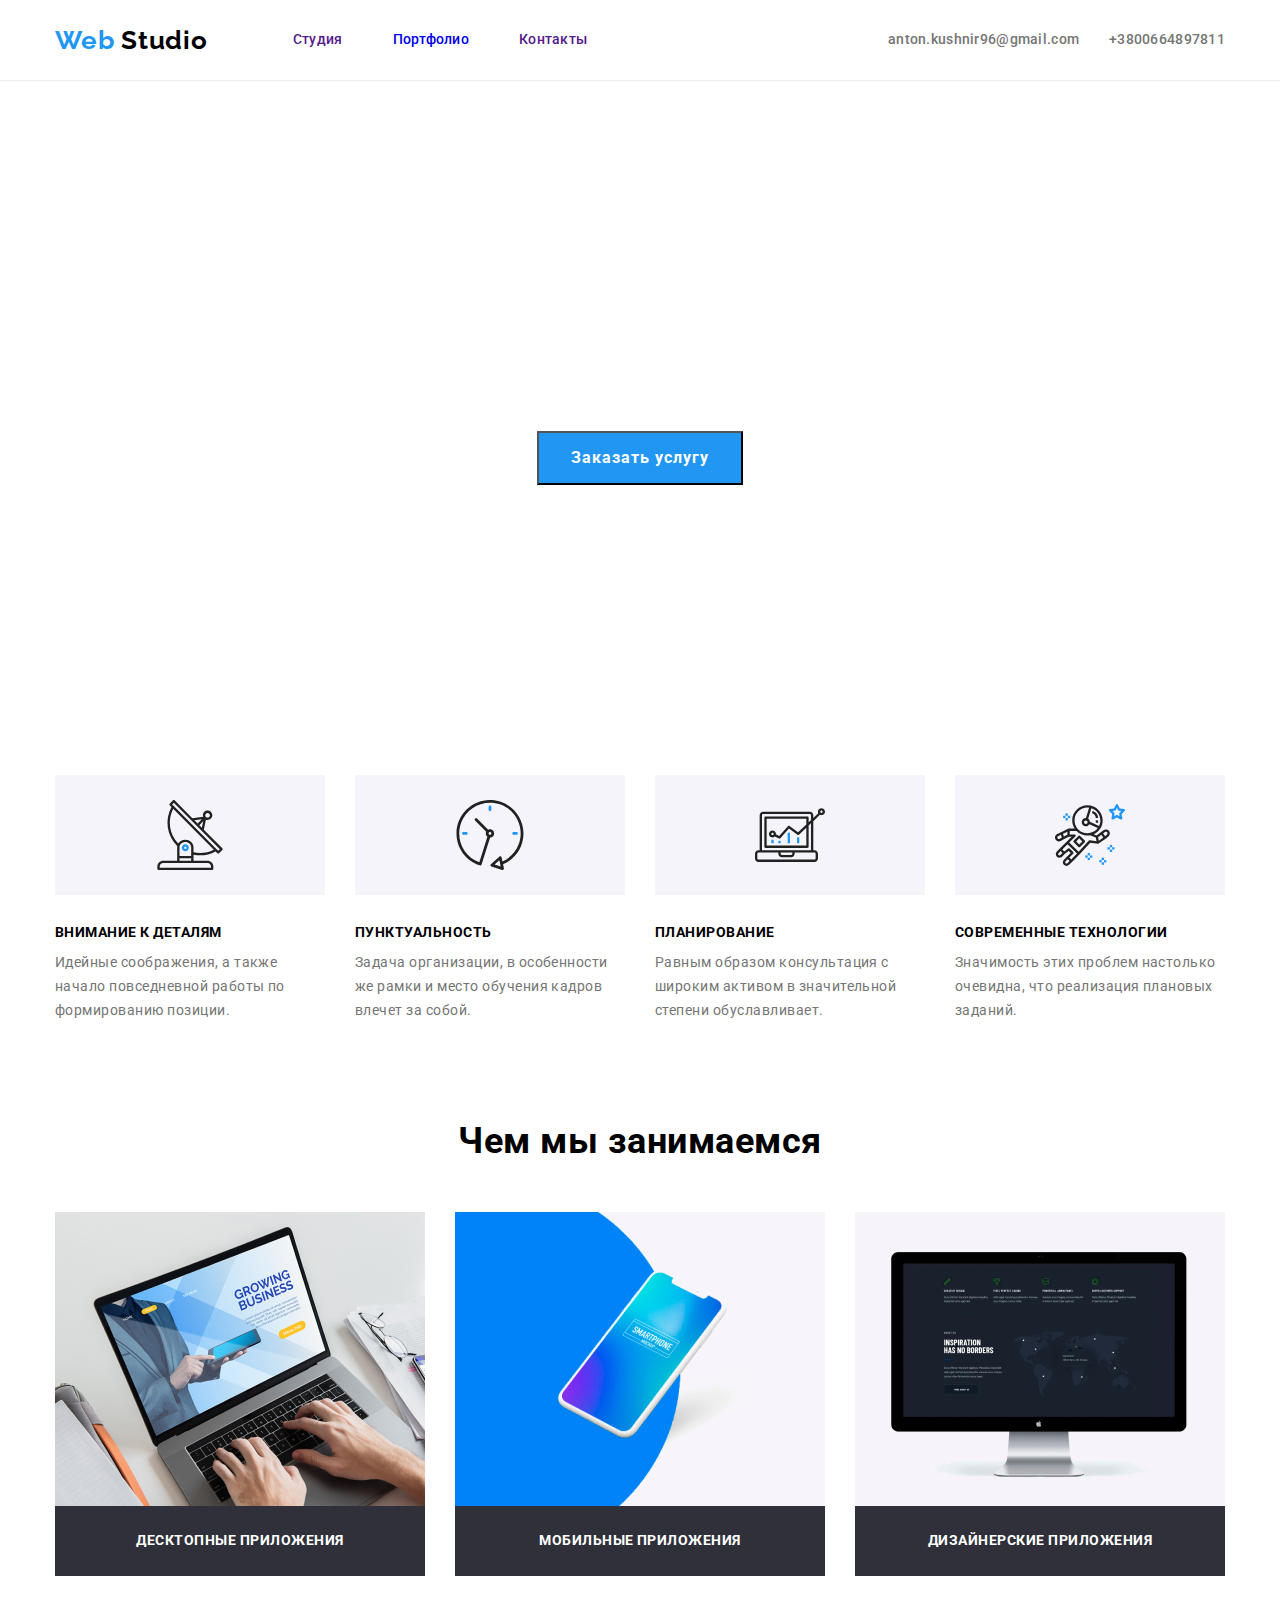
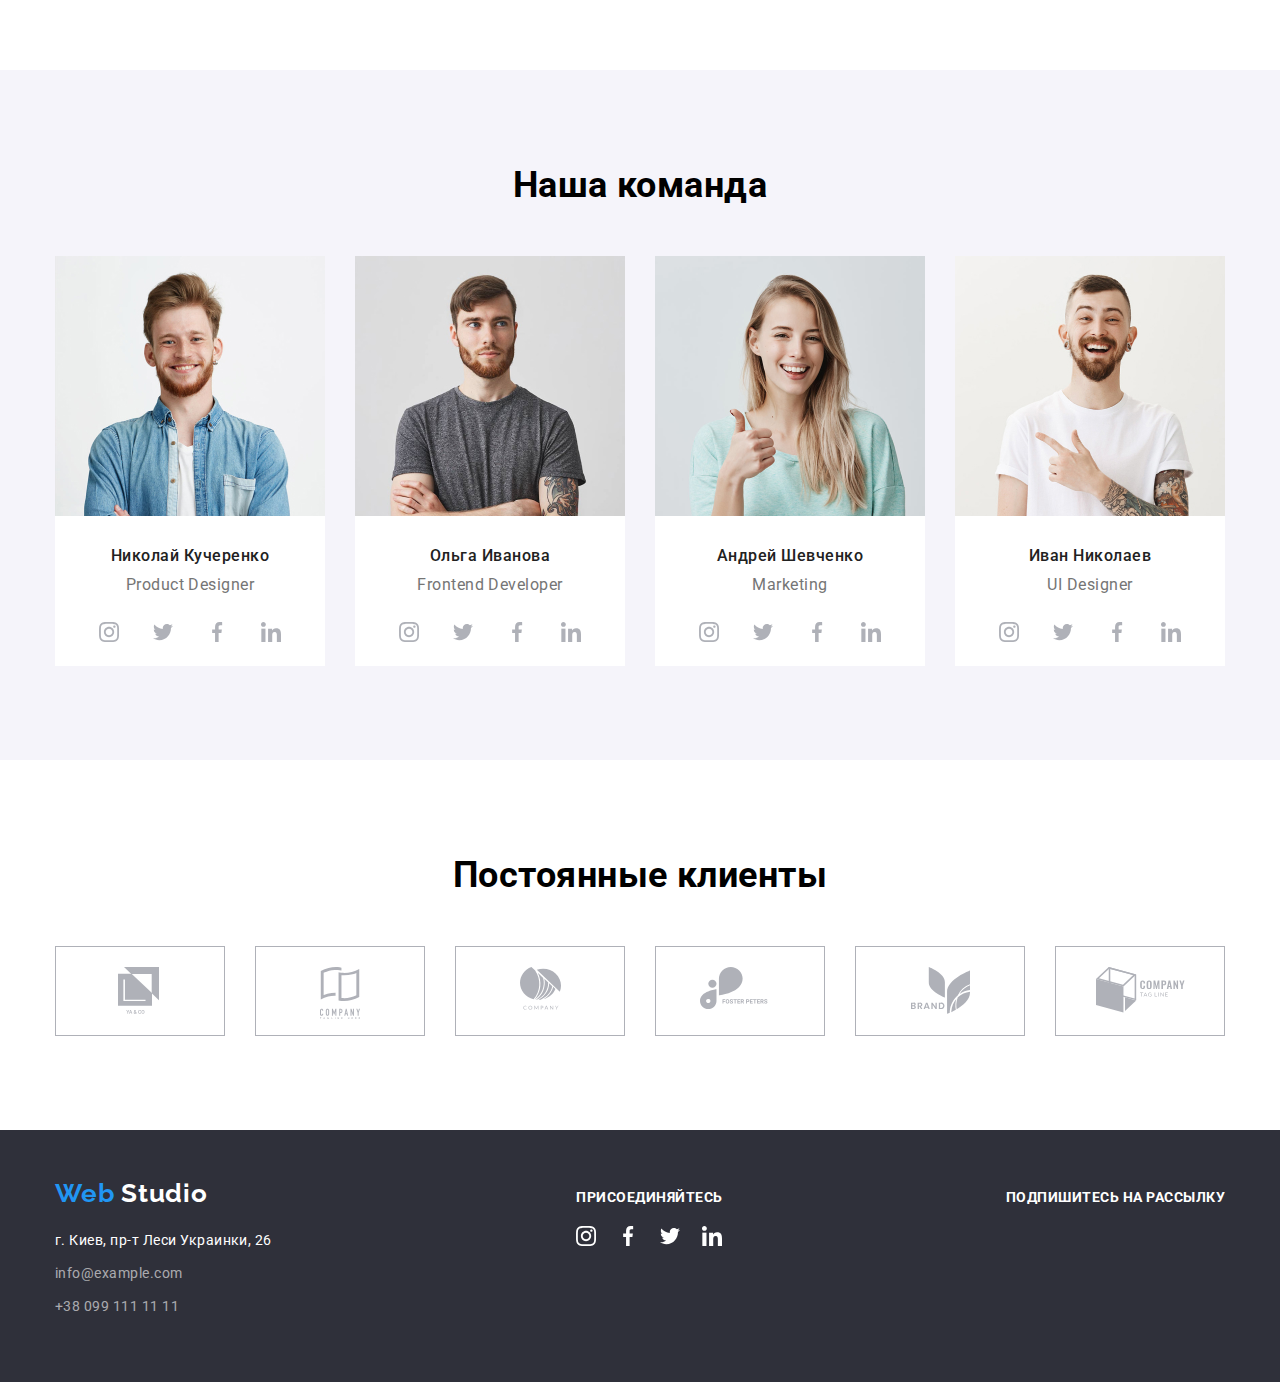
<file: index.html>
<!DOCTYPE html>
<html lang="ru">
  <head>
    <meta charset="UTF-8" />
    <meta name="viewport" content="width=device-width, initial-scale=1.0" />
    <title lang="en">WebStudio</title>
    <link
      href="https://fonts.googleapis.com/css2?family=Raleway:wght@700&family=Roboto:wght@400;500;700;900&display=swap"
      rel="stylesheet"
    />
    <link rel="stylesheet" href="./css/normalize.css" />
    <link rel="stylesheet" href="./css/style.css" />
  </head>

  <body>
    <header>
      <div class="container">
        <nav class="navigation">
          <a class="logo" href="./index.html" lang="en">
            Web <span class="logo-span">Studio</span>
          </a>
          <ul class="list navigation-list">
            <li class="item"><a class="navigation-items" href="">Студия</a></li>
            <li class="item">
              <a class="navigation-items" href="portfolio.html">Портфолио</a>
            </li>
            <li class="item">
              <a class="navigation-items" href="">Контакты</a>
            </li>
          </ul>
        </nav>
        <ul class="list header-contacts-list">
          <li class="item">
            <a class="header-contacts" href="mailto:antonkushnir96@gmail.com">
              anton.kushnir96@gmail.com
            </a>
          </li>
          <li class="item">
            <a class="header-contacts" href="tel:+3800664897811"
              >+3800664897811</a
            >
          </li>
        </ul>
      </div>
    </header>
    <main>
      <section class="main-hero">
        <div class="container">
          <h1 class="hero-title">
            Эффективное решение <br />
            для вашего бизнеса
          </h1>
          <button class="primery-button">Заказать услугу</button>
        </div>
      </section>
      <section class="about-us container">
        <h2 hidden>О нас</h2>
        <ul class="list about-us-list">
          <li class="item">
            <div class="about-us-img">
              <img src="./image/antenna1.svg" alt="antenna" />
            </div>
            <h3 class="title-about-us">Внимание к деталям</h3>
            <p class="text-about-us">
              Идейные соображения, а также начало повседневной работы по
              формированию позиции.
            </p>
          </li>
          <li class="item">
            <div class="about-us-img">
              <img src="./image/clock1.svg" alt="clock" />
            </div>

            <h3 class="title-about-us">Пунктуальность</h3>
            <p class="text-about-us">
              Задача организации, в особенности же рамки и место обучения кадров
              влечет за собой.
            </p>
          </li>
          <li class="item">
            <div class="about-us-img">
              <img src="./image/diagram1.svg" alt="diagram" />
            </div>
            <h3 class="title-about-us">Планирование</h3>
            <p class="text-about-us">
              Равным образом консультация с широким активом в значительной
              степени обуславливает.
            </p>
          </li>
          <li class="item">
            <div class="about-us-img">
              <img src="./image/astronaut1.svg" alt="astronaut" />
            </div>
            <h3 class="title-about-us">Современные технологии</h3>
            <p class="text-about-us">
              Значимость этих проблем настолько очевидна, что реализация
              плановых заданий.
            </p>
          </li>
        </ul>
      </section>
      <section class="container what-we-do">
        <h2 class="main-title">Чем мы занимаемся</h2>
        <ul class="list what-we-do-list">
          <li class="item">
            <img
              src="./image/img.png"
              alt="картинка-1"
              width="370"
              height="295"
            />
            <p class="title-services">Десктопные приложения</p>
          </li>
          <li class="item">
            <img
              src="./image/img2.png"
              alt="картинка-2"
              width="370"
              height="295"
            />
            <p class="title-services">Мобильные приложения</p>
          </li>
          <li class="item">
            <img
              src="./image/img3.png"
              alt="картинка-3"
              width="370"
              height="295"
            />
            <p class="title-services">Дизайнерские приложения</p>
          </li>
        </ul>
      </section>
      <section class="our-team-section">
        <div class="container">
          <h2 class="main-title">Наша команда</h2>
          <ul class="list our-team-list">
            <li class="card">
              <img
                src="./image/face1.jpg"
                alt="Николай Кучеренко"
                width="270"
                height="260"
              />
              <div class="our-team-card">
                <h3 class="name">Николай Кучеренко</h3>
                <p class="profession" lang="en">Product Designer</p>
                <ul class="list social-items">
                  <li class="item">
                    <a href="" aria-label="инстаграм-иконка"
                      ><img
                        src="./image/instagram2(1).svg"
                        alt="инстаграм-иконка"
                    /></a>
                  </li>
                  <li class="item">
                    <a href="" aria-label="твиттер-иконка"
                      ><img src="./image/twitter1(1).svg" alt="твиттер-иконка"
                    /></a>
                  </li>
                  <li class="item">
                    <a href="" aria-label="фейсбук-иконка"
                      ><img src="./image/facebook1(1).svg" alt="фейсбук-иконка"
                    /></a>
                  </li>
                  <li class="item">
                    <a href="" aria-label="линкедин-иконка"
                      ><img
                        src="./image/linkedin1(1).svg"
                        alt="линкедин-иконка"
                    /></a>
                  </li>
                </ul>
              </div>
            </li>
            <li class="card">
              <img
                src="./image/face2.jpg"
                alt="Ольга Иванова"
                width="270"
                height="260"
              />
              <div class="our-team-card">
                <h3 class="name">Ольга Иванова</h3>
                <p class="profession" lang="en">Frontend Developer</p>
                <ul class="list social-items">
                  <li class="item">
                    <a href="" aria-label="инстаграм-иконка"
                      ><img
                        src="./image/instagram2(1).svg"
                        alt="инстаграм-иконка"
                    /></a>
                  </li>
                  <li class="item">
                    <a href="" aria-label="твиттер-иконка"
                      ><img src="./image/twitter1(1).svg" alt="твиттер-иконка"
                    /></a>
                  </li>
                  <li class="item">
                    <a href="" aria-label="фейсбук-иконка"
                      ><img src="./image/facebook1(1).svg" alt="фейсбук-иконка"
                    /></a>
                  </li>
                  <li class="item">
                    <a href="" aria-label="линкедин-иконка"
                      ><img
                        src="./image/linkedin1(1).svg"
                        alt="линкедин-иконка"
                    /></a>
                  </li>
                </ul>
              </div>
            </li>
            <li class="card">
              <img
                src="./image/face3.png"
                alt="Андрей Шевченко"
                width="270"
                height="260"
              />
              <div class="our-team-card">
                <h3 class="name">Андрей Шевченко</h3>
                <p class="profession" lang="en">Marketing</p>
                <ul class="list social-items">
                  <li class="item">
                    <a href="" aria-label="инстаграм-иконка"
                      ><img
                        src="./image/instagram2(1).svg"
                        alt="инстаграм-иконка"
                    /></a>
                  </li>
                  <li class="item">
                    <a href="" aria-label="твиттер-иконка"
                      ><img src="./image/twitter1(1).svg" alt="твиттер-иконка"
                    /></a>
                  </li>
                  <li class="item">
                    <a href="" aria-label="фейсбук-иконка"
                      ><img src="./image/facebook1(1).svg" alt="фейсбук-иконка"
                    /></a>
                  </li>
                  <li class="item">
                    <a href="" aria-label="линкедин-иконка"
                      ><img
                        src="./image/linkedin1(1).svg"
                        alt="линкедин-иконка"
                    /></a>
                  </li>
                </ul>
              </div>
            </li>
            <li class="card">
              <img
                src="./image/face4.jpg"
                alt="Иван Николаев"
                width="270"
                height="260"
              />
              <div class="our-team-card">
                <h3 class="name">Иван Николаев</h3>
                <p class="profession" lang="en">UI Designer</p>
                <ul class="list social-items">
                  <li class="item">
                    <a href="" aria-label="инстаграм-иконка"
                      ><img
                        src="./image/instagram2(1).svg"
                        alt="инстаграм-иконка"
                    /></a>
                  </li>
                  <li class="item">
                    <a href="" aria-label="твиттер-иконка"
                      ><img src="./image/twitter1(1).svg" alt="твиттер-иконка"
                    /></a>
                  </li>
                  <li class="item">
                    <a href="" aria-label="фейсбук-иконка"
                      ><img src="./image/facebook1(1).svg" alt="фейсбук-иконка"
                    /></a>
                  </li>
                  <li class="item">
                    <a href="" aria-label="линкедин-иконка"
                      ><img
                        src="./image/linkedin1(1).svg"
                        alt="линкедин-иконка"
                    /></a>
                  </li>
                </ul>
              </div>
            </li>
          </ul>
        </div>
      </section>
      <section class="container our-clients">
        <h2 class="main-title">Постоянные клиенты</h2>
        <ul class="list clients-list">
          <li>
            <a class="clients-item" href=""
              ><img class="partners" src="./image/Client1.svg" alt="лого1"
            /></a>
          </li>
          <li>
            <a class="clients-item" href=""
              ><img class="partners" src="./image/Client2.svg" alt="лого2"
            /></a>
          </li>
          <li>
            <a class="clients-item" href=""
              ><img class="partners" src="./image/Client3.svg" alt="лого3"
            /></a>
          </li>
          <li>
            <a class="clients-item" href=""
              ><img class="partners" src="./image/Client4.svg" alt="лого4"
            /></a>
          </li>
          <li>
            <a class="clients-item" href=""
              ><img class="partners" src="./image/Client5.svg" alt="лого5"
            /></a>
          </li>
          <li>
            <a class="clients-item" href=""
              ><img class="partners" src="./image/Client6.svg" alt="лого6"
            /></a>
          </li>
        </ul>
      </section>
    </main>
    <footer>
      <div class="container">
        <div>
          <a class="logo link-logo" href="/index.html" lang="en">
            Web <span class="footer-logo"> Studio </span>
          </a>
          <ul class="list">
            <li class="footer-items">
              <address>
                <a class="city-address" href=""
                  >г. Киев, пр-т Леси Украинки, 26
                </a>
              </address>
            </li>
            <li class="footer-items">
              <address>
                <a class="footer-contacts" href="mailto:">info@example.com</a>
              </address>
            </li>
            <li class="footer-items">
              <address>
                <a class="footer-contacts" href="tel:+380991111111"
                  >+38 099 111 11 11</a
                >
              </address>
            </li>
          </ul>
        </div>
        <div>
          <b class="join-in">Присоединяйтесь</b>
          <ul class="list join-in-list">
            <li>
              <a href=""
                ><img src="./image/instagram2.svg" alt="инстаграм-иконка"
              /></a>
            </li>
            <li>
              <a href=""
                ><img src="./image/facebook1.svg" alt="фейсбук-иконка"
              /></a>
            </li>
            <li>
              <a href=""
                ><img src="./image/twitter1.svg" alt="твиттер-иконка"
              /></a>
            </li>
            <li>
              <a href=""
                ><img src="./image/linkedin1.svg" alt="линкедин-иконка"
              /></a>
            </li>
          </ul>
        </div>
        <div><b class="join-in">Подпишитесь на рассылку</b></div>
      </div>
    </footer>
  </body>
</html>
</file>
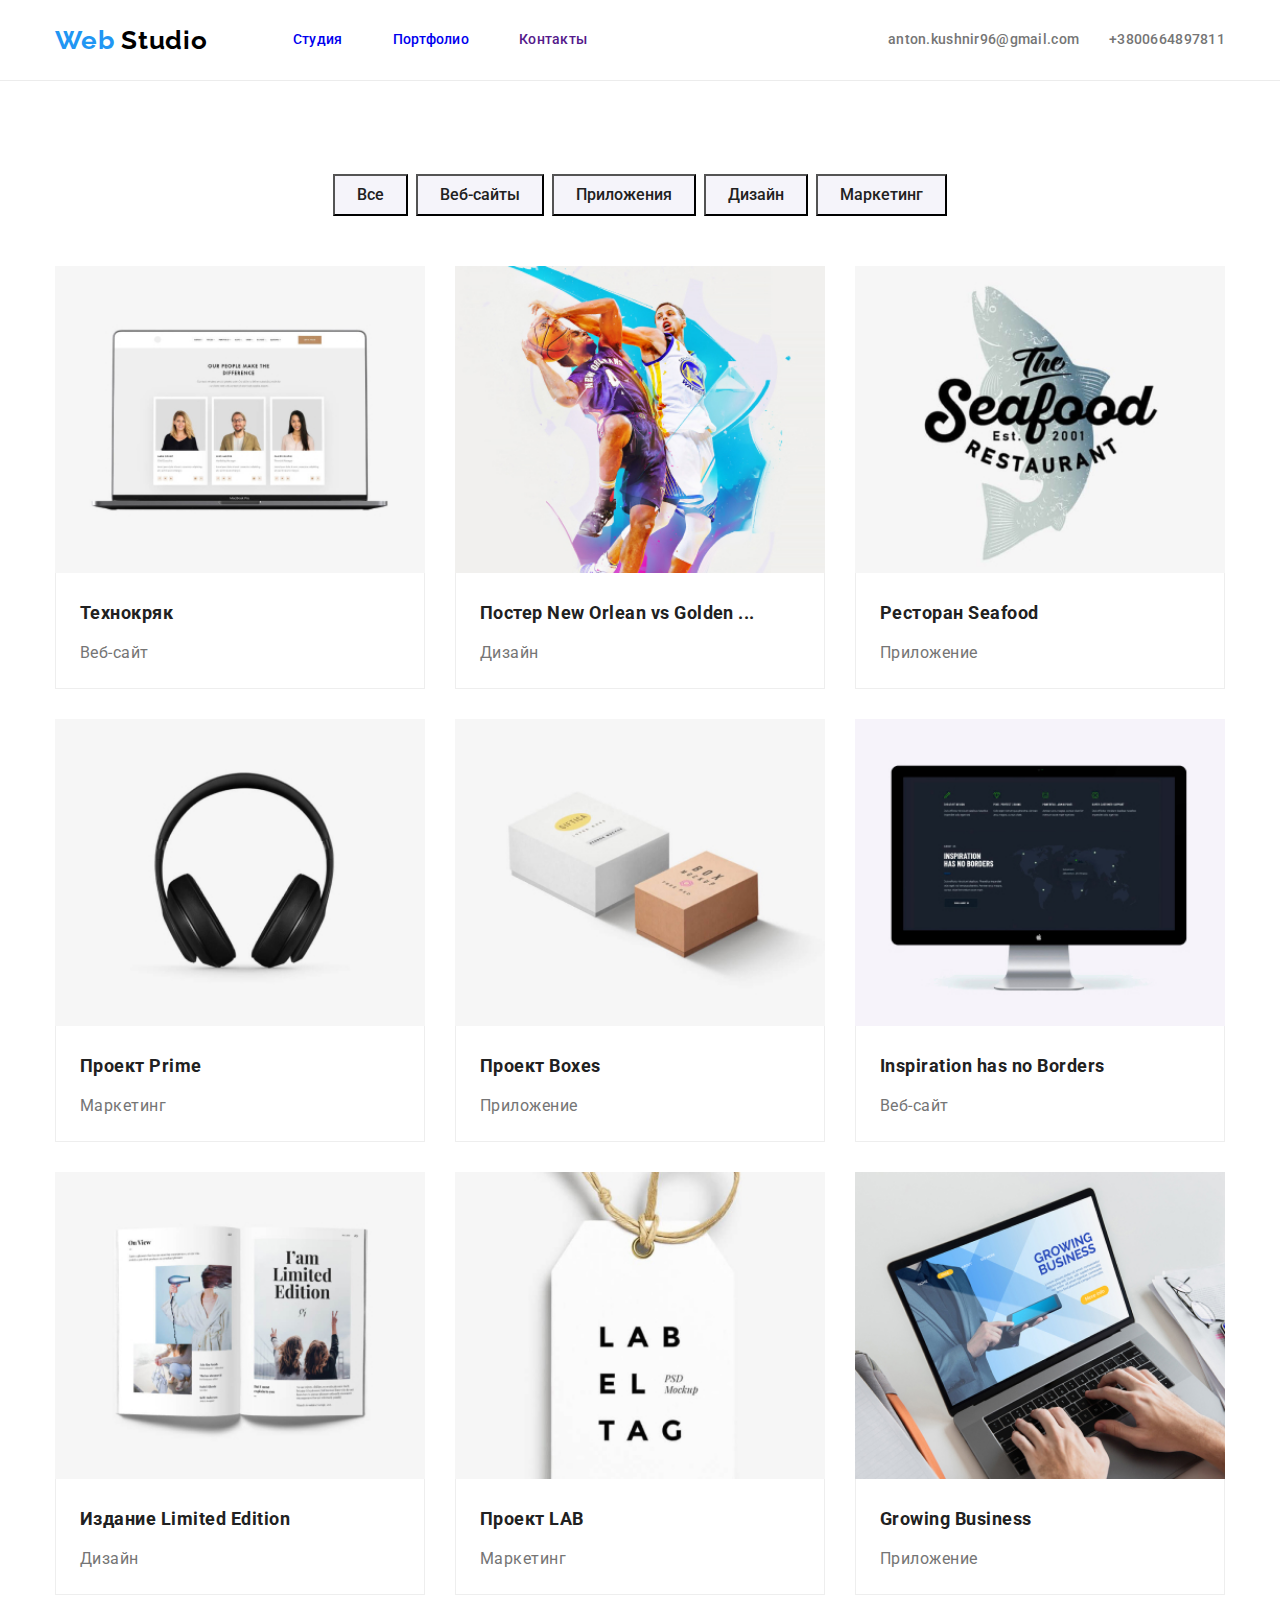
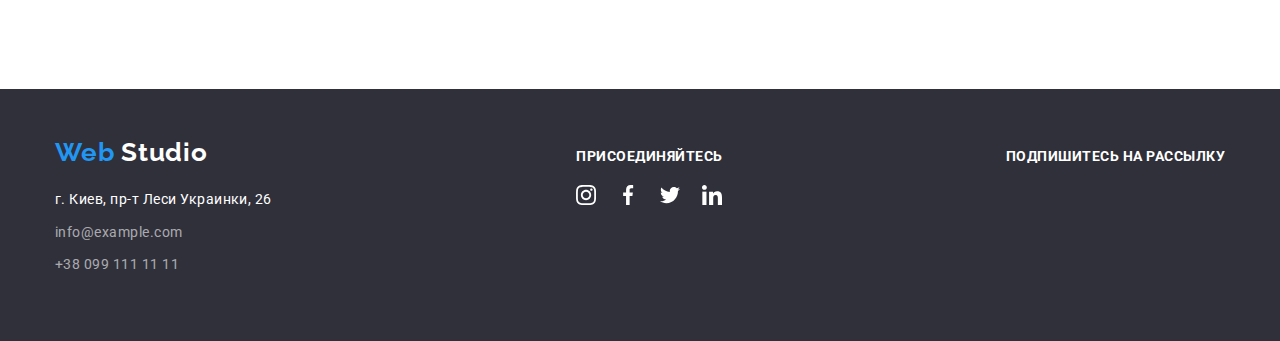
<file: portfolio.html>
<!DOCTYPE html>
<html lang="ru">
  <head>
    <meta charset="UTF-8" />
    <meta name="viewport" content="width=device-width, initial-scale=1.0" />
    <title>Portfolio — WebStudio</title>
    <link
      href="https://fonts.googleapis.com/css2?family=Raleway:wght@700&family=Roboto:wght@400;500;700;900&display=swap"
      rel="stylesheet"
    />
    <link rel="stylesheet" href="./css/normalize.css" />
    <link rel="stylesheet" href="./css/style.css" />
  </head>
  <body>
    <header>
      <div class="container">
        <nav class="navigation">
          <a class="logo" href="./index.html" lang="en">
            Web <span class="logo-span">Studio</span>
          </a>
          <ul class="list navigation-list">
            <li class="item">
              <a class="navigation-items" href="./index.html">Студия</a>
            </li>
            <li class="item">
              <a class="navigation-items" href="portfolio.html">Портфолио</a>
            </li>
            <li class="item">
              <a class="navigation-items" href="">Контакты</a>
            </li>
          </ul>
        </nav>
        <ul class="list header-contacts-list">
          <li class="item">
            <a class="header-contacts" href="mailto:antonkushnir96@gmail.com">
              anton.kushnir96@gmail.com
            </a>
          </li>
          <li class="item">
            <a class="header-contacts" href="tel:+3800664897811">
              +3800664897811
            </a>
          </li>
        </ul>
      </div>
    </header>
    <main class="container">
      <section class="nav-button">
        <h1 hidden>Примеры работ.</h1>
        <ul class="list button-list">
          <li class="item">
            <button class="secondary-button" type="button">Все</button>
          </li>
          <li class="item">
            <button class="secondary-button" type="button">Веб-сайты</button>
          </li>
          <li class="item">
            <button class="secondary-button" type="button">Приложения</button>
          </li>
          <li class="item">
            <button class="secondary-button" type="button">Дизайн</button>
          </li>
          <li class="item">
            <button class="secondary-button" type="button">Маркетинг</button>
          </li>
        </ul>
      </section>
      <section class="portfolio-item">
        <ul class="list card-portfolio">
          <li class="card">
            <a href="">
              <img
                src="./image/portfolio.jpg"
                alt="Лого проекта"
                width="370"
                height="294"
              />
              <div class="bottom-card">
                <h2 class="portfolio-section">Технокряк</h2>
                <p class="portfolio-description">Веб-сайт</p>
              </div>
              <p class="detailed-description" hidden>
                Технокряк это современная площадка распространения коронавируса.
                Компании используют эту платформу для цифрового шпионажа и атак
                на защищённые сервера конкурентов.
              </p>
            </a>
          </li>
          <li class="card">
            <a href="">
              <img
                src="./image/portfolio2.jpg"
                alt="Лого проекта"
                width="370"
                height="294"
              />
              <div class="bottom-card">
                <h2 class="portfolio-section">
                  Постер <span lang="en">New Orlean vs Golden ...</span>
                </h2>
                <p class="portfolio-description">Дизайн</p>
              </div>
              <p class="detailed-description" hidden>
                Технокряк это современная площадка распространения коронавируса.
                Компании используют эту платформу для цифрового шпионажа и атак
                на защищённые сервера конкурентов.
              </p>
            </a>
          </li>
          <li class="card">
            <a href="">
              <img
                src="./image/portfolio3.jpg"
                alt="Лого проекта"
                width="370"
                height="294"
              />
              <div class="bottom-card">
                <h2 class="portfolio-section">
                  Ресторан <span lang="en">Seafood</span>
                </h2>
                <p class="portfolio-description">Приложение</p>
              </div>
              <p class="detailed-description" hidden>
                Технокряк это современная площадка распространения коронавируса.
                Компании используют эту платформу для цифрового шпионажа и атак
                на защищённые сервера конкурентов.
              </p>
            </a>
          </li>
          <li class="card">
            <a href="">
              <img
                src="./image/portfolio4.jpg"
                alt="Лого проекта"
                width="370"
                height="294"
              />
              <div class="bottom-card">
                <h2 class="portfolio-section">
                  Проект <span lang="en">Prime</span>
                </h2>
                <p class="portfolio-description">Маркетинг</p>
              </div>
              <p class="detailed-description" hidden>
                Технокряк это современная площадка распространения коронавируса.
                Компании используют эту платформу для цифрового шпионажа и атак
                на защищённые сервера конкурентов.
              </p>
            </a>
          </li>
          <li class="card">
            <a href="">
              <img
                src="./image/portfolio5.jpg"
                alt="Лого проекта"
                width="370"
                height="294"
              />
              <div class="bottom-card">
                <h2 class="portfolio-section">
                  Проект <span lang="en">Boxes</span>
                </h2>
                <p class="portfolio-description">Приложение</p>
              </div>
              <p class="detailed-description" hidden>
                Технокряк это современная площадка распространения коронавируса.
                Компании используют эту платформу для цифрового шпионажа и атак
                на защищённые сервера конкурентов.
              </p>
            </a>
          </li>
          <li class="card">
            <a href="">
              <img
                src="./image/portfolio6.jpg"
                alt="Лого проекта"
                width="370"
                height="294"
              />
              <div class="bottom-card">
                <h2 class="portfolio-section">
                  <span lang="en">Inspiration has no Borders</span>
                </h2>
                <p class="portfolio-description">Веб-сайт</p>
              </div>
              <p class="detailed-description" hidden>
                Технокряк это современная площадка распространения коронавируса.
                Компании используют эту платформу для цифрового шпионажа и атак
                на защищённые сервера конкурентов.
              </p>
            </a>
          </li>
          <li class="card">
            <a href="">
              <img
                src="./image/portfolio7.jpg"
                alt="Лого проекта"
                width="370"
                height="294"
              />
              <div class="bottom-card">
                <h2 class="portfolio-section">
                  Издание <span lang="en">Limited Edition</span>
                </h2>
                <p class="portfolio-description">Дизайн</p>
              </div>
              <p class="detailed-description" hidden>
                Технокряк это современная площадка распространения коронавируса.
                Компании используют эту платформу для цифрового шпионажа и атак
                на защищённые сервера конкурентов.
              </p>
            </a>
          </li>
          <li class="card">
            <a href="">
              <img
                src="./image/portfolio8.jpg"
                alt="Лого проекта"
                width="370"
                height="294"
              />
              <div class="bottom-card">
                <h2 class="portfolio-section">
                  Проект <span lang="en">LAB</span>
                </h2>
                <p class="portfolio-description">Маркетинг</p>
              </div>
              <p class="detailed-description" hidden>
                Технокряк это современная площадка распространения коронавируса.
                Компании используют эту платформу для цифрового шпионажа и атак
                на защищённые сервера конкурентов.
              </p>
            </a>
          </li>
          <li class="card">
            <a href="">
              <img
                src="./image/portfolio9.jpg"
                alt="Лого проекта"
                width="370"
                height="294"
              />
              <div class="bottom-card">
                <h2 class="portfolio-section">
                  <span lang="en">Growing Business</span>
                </h2>
                <p class="portfolio-description">Приложение</p>
              </div>
              <p class="detailed-description" hidden>
                Технокряк это современная площадка распространения коронавируса.
                Компании используют эту платформу для цифрового шпионажа и атак
                на защищённые сервера конкурентов.
              </p>
            </a>
          </li>
        </ul>
      </section>
    </main>
    <footer>
      <div class="container">
        <div>
          <a class="logo link-logo" href="/index.html" lang="en">
            Web <span class="footer-logo"> Studio </span>
          </a>
          <ul class="list">
            <li class="footer-items">
              <address>
                <a class="city-address" href=""
                  >г. Киев, пр-т Леси Украинки, 26
                </a>
              </address>
            </li>
            <li class="footer-items">
              <address>
                <a class="footer-contacts" href="mailto:">info@example.com</a>
              </address>
            </li>
            <li class="footer-items">
              <address>
                <a class="footer-contacts" href="tel:+380991111111"
                  >+38 099 111 11 11</a
                >
              </address>
            </li>
          </ul>
        </div>
        <div>
          <b class="join-in">Присоединяйтесь</b>
          <ul class="list join-in-list">
            <li>
              <a href=""
                ><img src="./image/instagram2.svg" alt="инстаграм-иконка"
              /></a>
            </li>
            <li>
              <a href=""
                ><img src="./image/facebook1.svg" alt="фейсбук-иконка"
              /></a>
            </li>
            <li>
              <a href=""
                ><img src="./image/twitter1.svg" alt="твиттер-иконка"
              /></a>
            </li>
            <li>
              <a href=""
                ><img src="./image/linkedin1.svg" alt="линкедин-иконка"
              /></a>
            </li>
          </ul>
        </div>
        <div><b class="join-in">Подпишитесь на рассылку</b></div>
      </div>
    </footer>
  </body>
</html>
</file>
<file: css/style.css>
html {
  box-sizing: border-box;
}

*,
*::before,
*::after {
  box-sizing: inherit;
}

:root {
  --primary-text-color: #212121;
  --secondary-text-color: #000000;
  --white-color: #ffffff;
  --hover-color: #2196f3;
  --title-text-color: #757575;
  --footer-contacts-color: rgba(255, 255, 255, 0.6);
  --footer-background-color: #2f303a;
  --section-background-color: #f5f4fa;
  --our-team-background-color: #afb1b8;
}

.container {
  width: 1200px;
  padding-left: 15px;
  padding-right: 15px;
  margin-left: auto;
  margin-right: auto;
}

.navigation,
.navigation-list,
.header-contacts-list {
  display: flex;
}
header {
  border-bottom: 1px solid #ececec;
}
nav {
  align-items: center;
}

header .container {
  display: flex;
  justify-content: space-between;
  align-items: center;
  height: 80px;
}
.navigation-list .item:not(:last-child) {
  margin-right: 50px;
}

.header-contacts-list .item:not(:last-child) {
  margin-right: 30px;
}

.main-hero {
  height: 600px;
  padding-top: 200px;
  padding-bottom: 200px;
}

body {
  font-family: roboto, sans-serif;
  letter-spacing: 0.03em;
  background-color: var(--white-color);
}
a {
  text-decoration: none;
  display: block;
}

img {
  display: block;
  max-width: 100%;
  height: auto;
}

h1,
h2,
h3,
p {
  margin-top: 0;
  margin-bottom: 0;
}

.list {
  list-style-type: none;
  margin: 0;
  padding: 0;
}

/* ЛОГО */

.logo {
  margin-right: 85px;
  color: var(--hover-color);
  font-family: Raleway;
  font-weight: 700;
  font-size: 26px;
  line-height: 1.19;
  letter-spacing: 0.03em;
}

.logo-span {
  color: var(--secondary-text-color);
}

/* НАВИГАЦИЯ */

.navigation {
  color: var(--secondary-text-color);
  font-weight: 500;
  font-size: 14px;
  line-height: 1.14;
  letter-spacing: 0.02em;
}

.navigation-items:hover,
.navigation-items:focus {
  color: var(--hover-color);
}

/* КОНТАКТЫ ШАПКИ */

.header-contacts {
  color: var(--title-text-color);
  font-weight: 500;
  font-size: 14px;
  line-height: 1.14;
  letter-spacing: 0.02em;
}

.header-contacts:hover,
.header-contacts:focus {
  color: var(--hover-color);
}

/* ГЛАВНЫЙ ЗАГОЛОВОК */

.hero-title {
  color: var(--white-color);
  font-weight: 900;
  font-size: 44px;
  line-height: 1.36;
  text-align: center;
  letter-spacing: 0.06em;
  text-transform: uppercase;
  margin-bottom: 30px;
}

/* ГЛАВНАЯ КНОПКА */

.primery-button {
  color: var(--white-color);
  background-color: var(--hover-color);
  font-weight: 700;
  font-size: 16px;
  line-height: 1.88;
  display: flex;
  align-items: center;
  text-align: center;
  letter-spacing: 0.06em;
  margin-left: auto;
  margin-right: auto;
  padding-top: 10px;
  padding-bottom: 10px;
  padding-left: 32px;
  padding-right: 32px;
}

/* О НАС */
.about-us {
  padding-top: 94px;
  padding-bottom: 94px;
}
.about-us-list {
  display: flex;
  justify-content: space-between;
}
.about-us-list .item {
  width: 270px;
  height: 251px;
}

.about-us-img {
  background-color: var(--section-background-color);
  height: 120px;
  width: 270px;
  margin-bottom: 30px;
  padding: 25px 100px;
}
.title-about-us {
  margin-bottom: 10px;
  color: var(--primery-text-color);
  font-weight: 700;
  font-size: 14px;
  line-height: 1.14;
  text-transform: uppercase;
}

.text-about-us {
  color: var(--title-text-color);
  font-size: 14px;
  line-height: 1.71;
}

/* ЧЕМ МЫ ЗАНИМАЕМСЯ */

.what-we-do {
  padding-bottom: 94px;
}
.what-we-do-list {
  display: flex;
  justify-content: space-between;
}
.title-services {
  height: 70px;
  background-color: #2f303a;
  color: var(--white-color);
  font-weight: 700;
  font-size: 14px;
  line-height: 1.14;
  text-align: center;
  text-transform: uppercase;
  padding-top: 27px;
}
/* НАША КОМАНДА */

.our-team-section {
  background-color: var(--section-background-color);
  padding-top: 94px;
  padding-bottom: 94px;
}

.our-team-list {
  display: flex;
  justify-content: space-between;
}
.our-team-card {
  padding-top: 30px;
  padding-bottom: 24px;
  background-color: #fff;
}
.social-items {
  display: flex;
  justify-content: center;
}

.social-items .item:not(:last-child) {
  margin-right: 34px;
}

.our-team-list .card {
  width: 270 px;
}

/* НАШИ КЛИЕНТЫ */

.our-clients {
  padding-top: 94px;
  padding-bottom: 94px;
}

.clients-list {
  display: flex;
  justify-content: space-between;
}

.clients-item {
  border: 1px solid var(--our-team-background-color);
  width: 170px;
  height: 90px;
  padding-top: 20px;
}

.partners {
  margin-left: auto;
  margin-right: auto;
}

/* ЗАГОЛОВКИ СТРАНИЦЫ */

.main-title {
  color: var(--primery-text-color);
  font-weight: 700;
  font-size: 36px;
  line-height: 1.17;
  text-align: center;
  margin-bottom: 50px;
}

/* ИМЕНА КОМАНДЫ */

.name {
  color: var(--primary-text-color);
  font-weight: 500;
  font-size: 16px;
  line-height: 1.19;
  text-align: center;

  margin-bottom: 10px;
}

/* ДОЛЖНОСТИ КОМАНДЫ */

.profession {
  color: var(--title-text-color);
  font-size: 16px;
  line-height: 1.19;
  text-align: center;
  margin-bottom: 28px;
}

/* ФУТЕР */
.link-logo {
  margin-bottom: 20px;
}

.join-in {
  display: block;
  margin-bottom: 20px;
}

.footer-items:not(:last-child) {
  margin-bottom: 9px;
}

.footer-logo {
  color: var(--white-color);
}

.join-in-list {
  display: flex;
  justify-content: space-between;
}

footer {
  background-color: var(--footer-background-color);
  height: 252px;
  padding-top: 48px;
}

footer .container {
  display: flex;
  justify-content: space-between;
  align-items: baseline;
}
/* АДРЕС В ФУТЕРЕ */

.city-address {
  color: var(--white-color);
  font-style: normal;
  font-size: 14px;
  line-height: 1.71;
}
/* КОНТАКТЫ В ФУТЕРЕ */

.footer-contacts {
  color: var(--footer-contacts-color);
  font-style: normal;
  font-size: 14px;
  line-height: 1.71;
}

.join-in {
  color: var(--white-color);
  font-family: Roboto;
  font-weight: 700;
  font-size: 14px;
  line-height: 1.14;
  text-transform: uppercase;
}

/* ПОРТФОЛИО */
.button-list {
  display: flex;
  justify-content: center;
}

.nav-button {
  padding-top: 93px;
  padding-bottom: 50px;
}
/* КНОПКИ-ФИЛЬТРЫ */

.button-list .item:not(:last-child) {
  margin-right: 8px;
}

.secondary-button {
  color: var(--primary-text-color);
  background-color: var(--section-background-color);
  font-weight: 500;
  font-size: 16px;
  line-height: 1.63;
  text-align: center;
  padding-top: 6px;
  padding-bottom: 6px;
  padding-left: 22px;
  padding-right: 22px;
}

.secondary-button:hover,
.secondary-button:focus {
  color: var(--white-color);
  background-color: var(--hover-color);
}

/* ПРИМЕРЫ РАБОТ, ПОРТФОЛИО */

.card-portfolio {
  display: flex;
  flex-wrap: wrap;
  justify-content: space-between;
}

/* .card-portfolio .card {
  width: calc((100%-60px) / 3);
} */

.card-portfolio .card:not(:nth-last-child(-n + 3)) {
  margin-bottom: 30px;
}
/* .card-portfolio .card:nth-last-child(-n + 3) {
  margin-bottom: 94px;
} */
.portfolio-item {
  padding-bottom: 94px;
}

.bottom-card {
  border-right: 1px solid #eeeeee;
  border-bottom: 1px solid #eeeeee;
  border-left: 1px solid #eeeeee;
  padding: 20px 24px;
}
/* ЗАГОЛОВОК */

.portfolio-section {
  color: var(--primary-text-color);
  font-weight: 700;
  font-size: 18px;
  line-height: 2.25;
  margin-bottom: 4px;
}

.portfolio-description {
  color: var(--title-text-color);
  font-size: 16px;
  line-height: 1.88;
}
.detailed-description {
  color: var(--white-color);
  font-size: 18px;
  line-height: 1.6;
}
</file>
